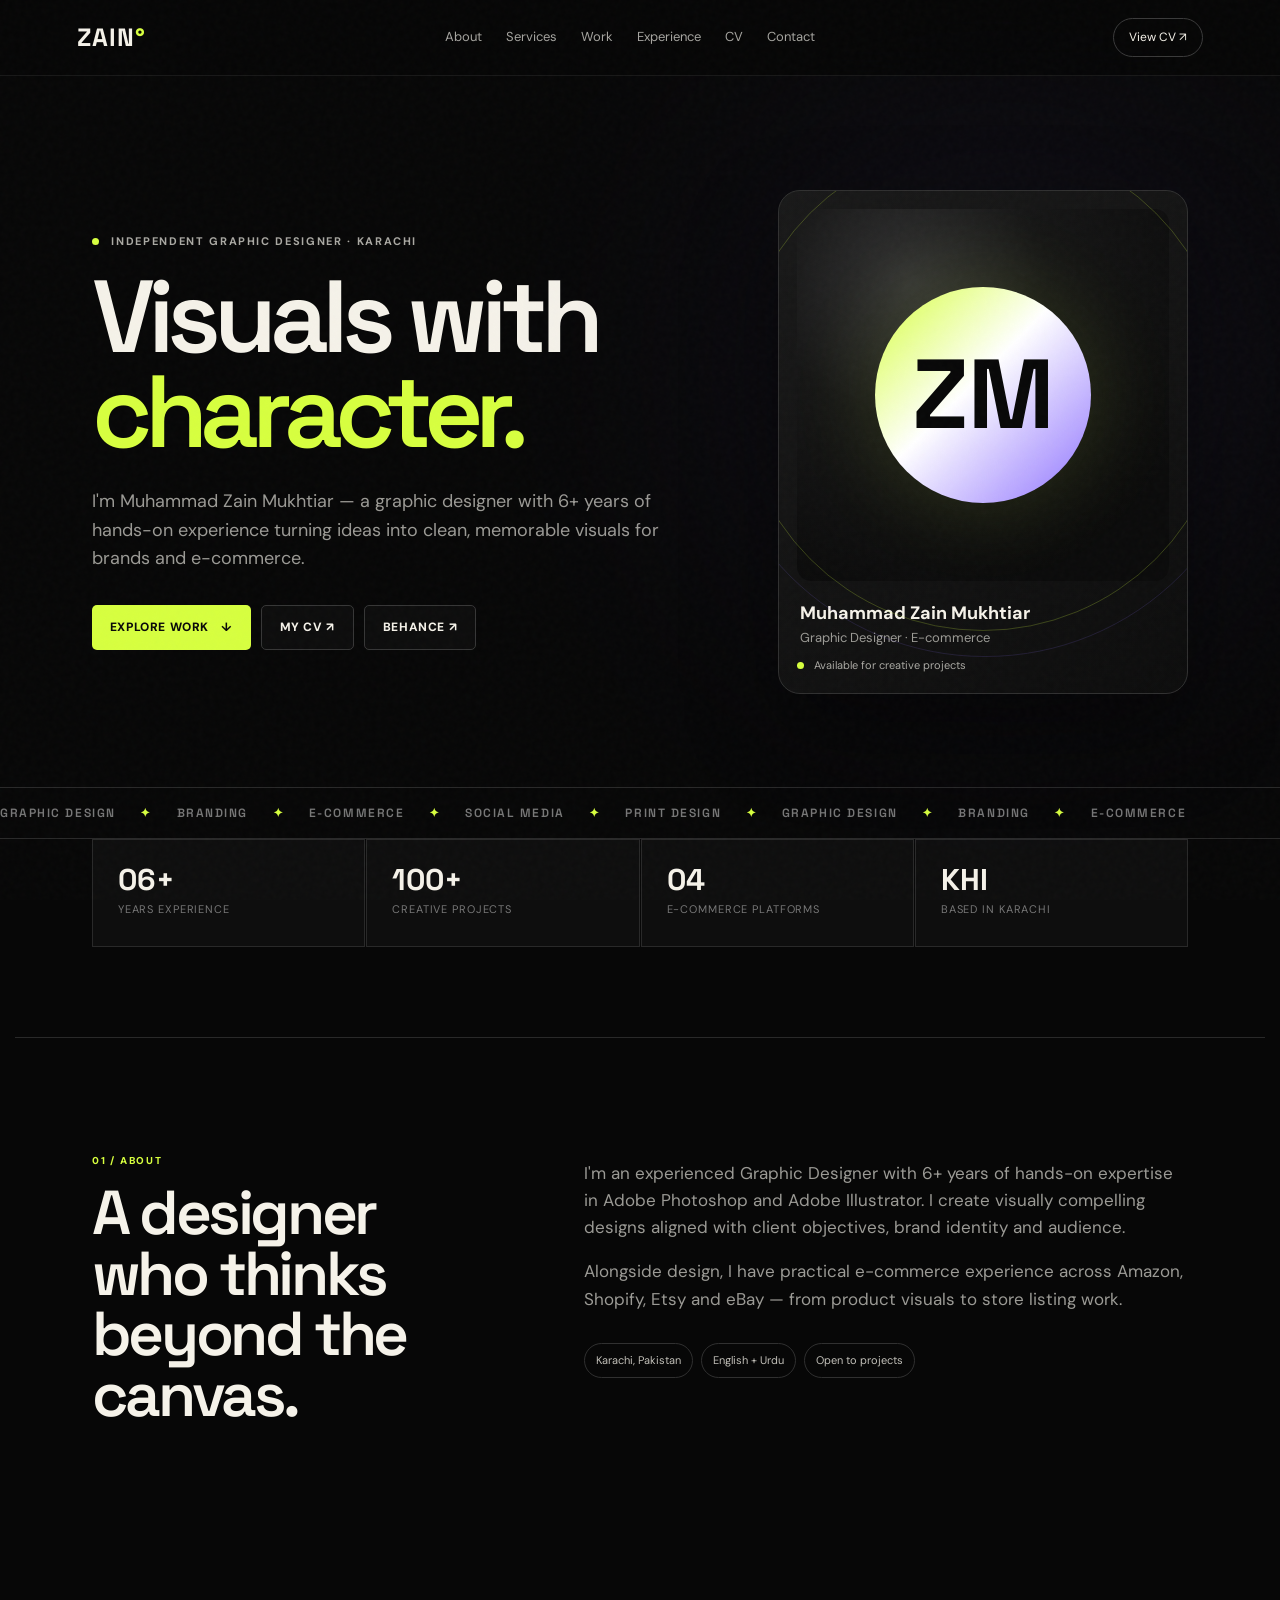
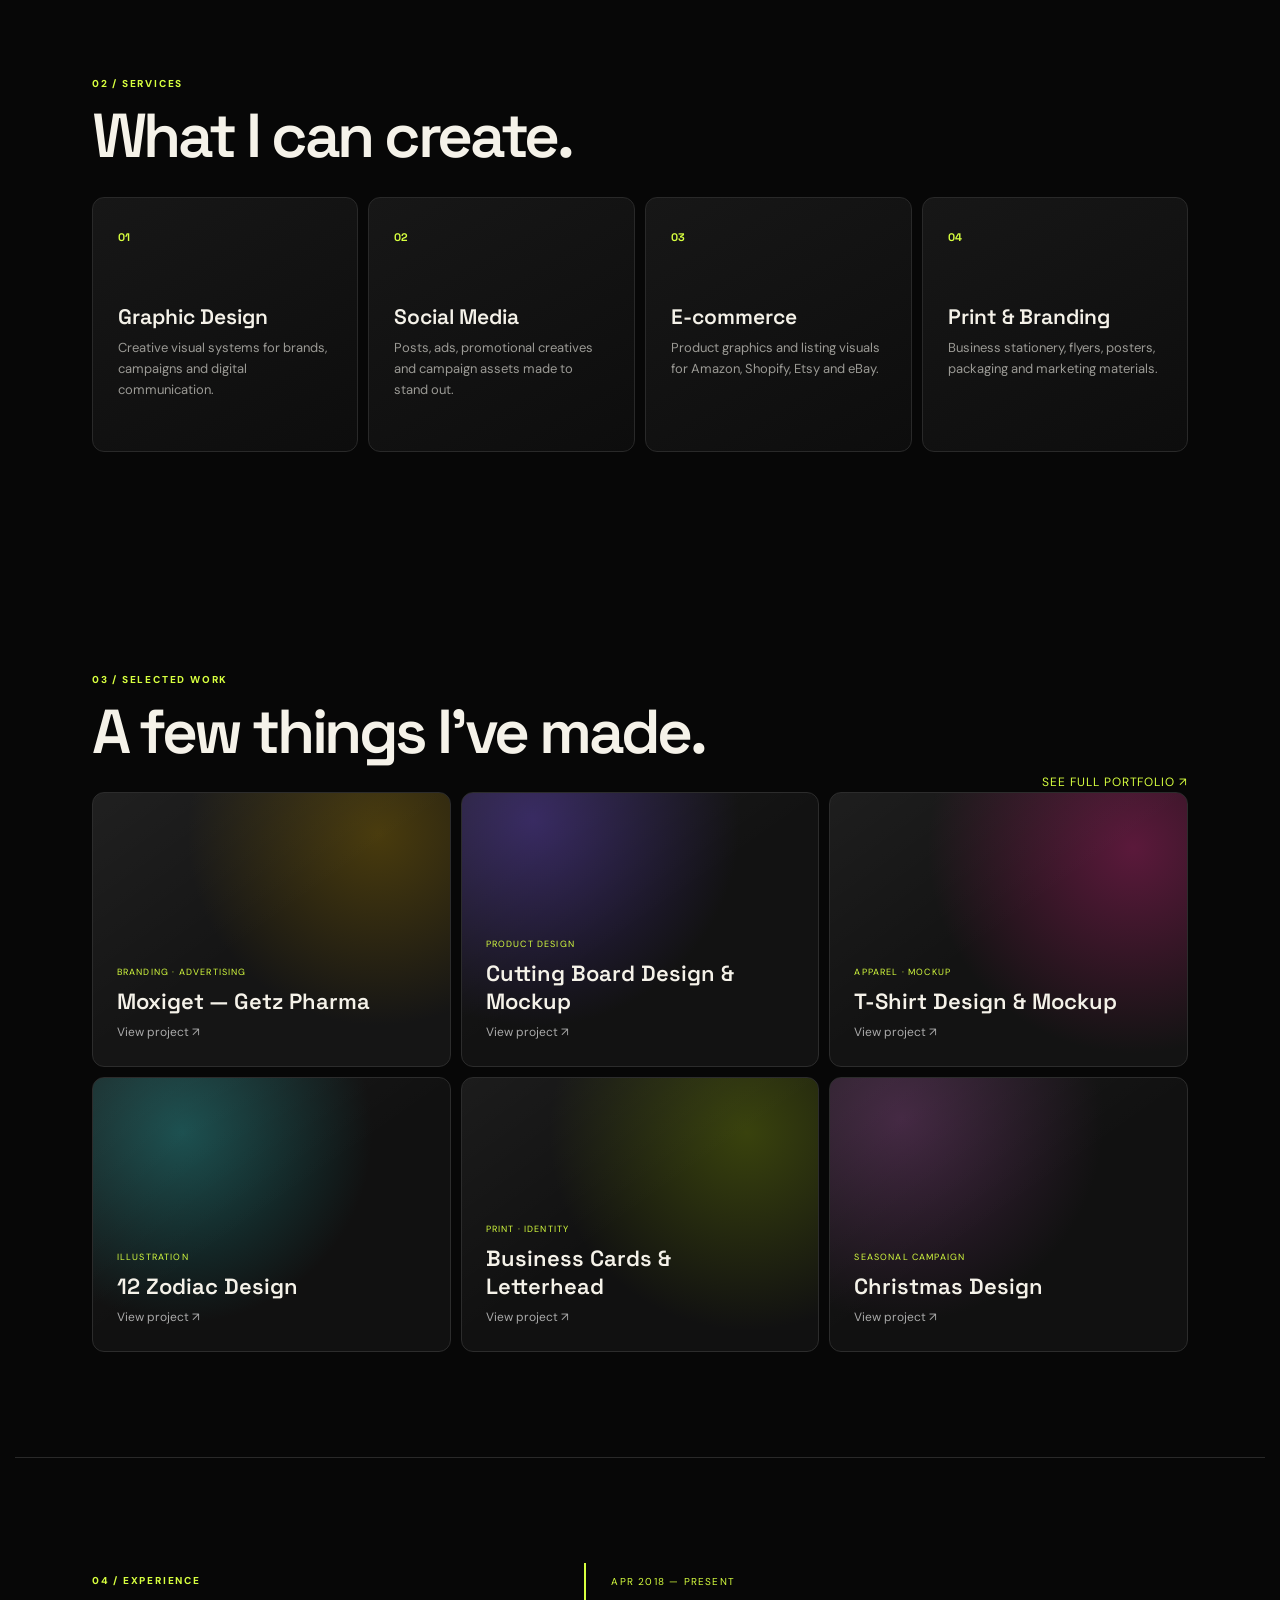
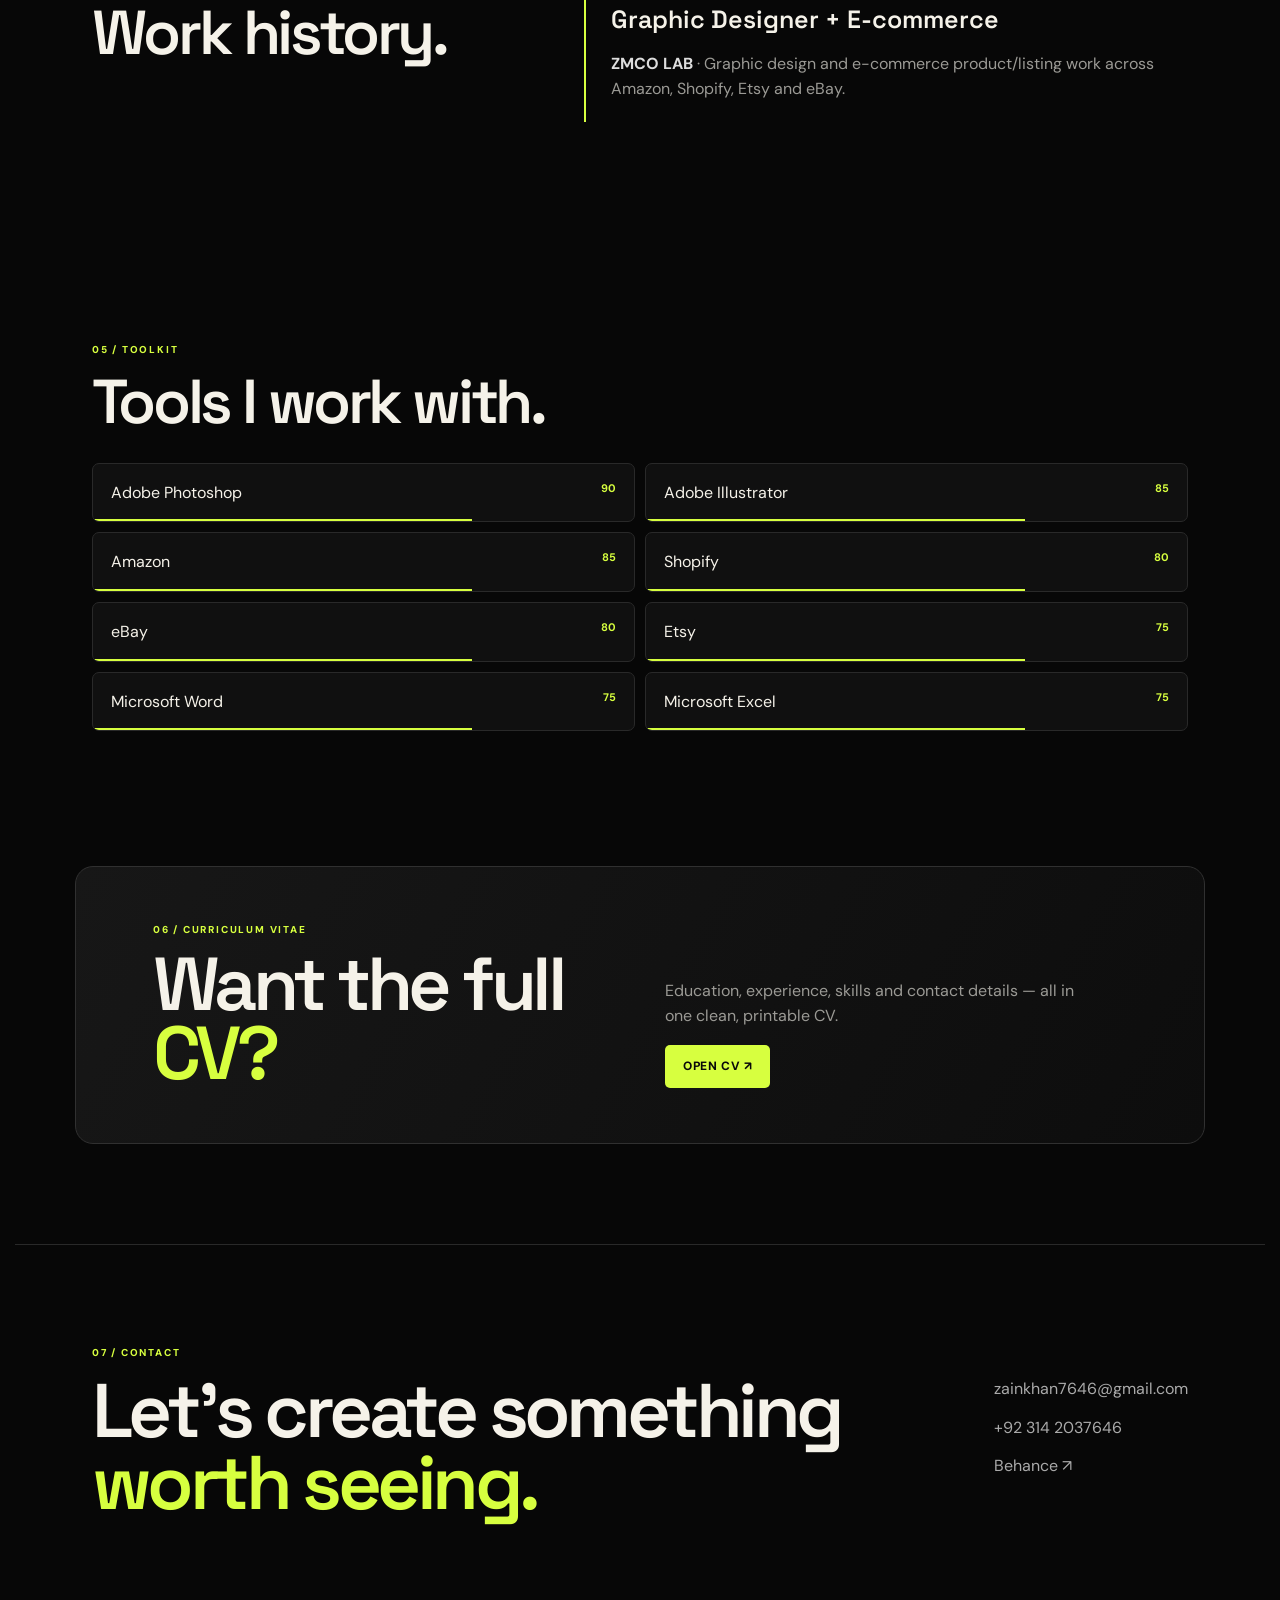
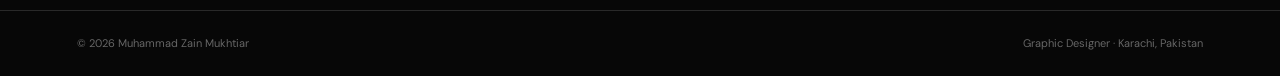
<file: index.html>
<!doctype html>
<html lang="en">
<head>
  <meta charset="utf-8">
  <meta name="viewport" content="width=device-width,initial-scale=1">
  <title>Muhammad Zain Mukhtiar — Graphic Designer</title>
  <meta name="description" content="Muhammad Zain Mukhtiar — Graphic Designer from Karachi, Pakistan. Branding, social media, e-commerce and print design.">
  <link rel="stylesheet" href="style.css">
</head>
<body>
  <div class="noise"></div>
  <header class="nav">
    <a class="brand" href="#home">ZAIN<span>°</span></a>
    <nav>
      <a href="#about">About</a><a href="#services">Services</a><a href="#work">Work</a><a href="#experience">Experience</a><a href="#cv">CV</a><a href="#contact">Contact</a>
    </nav>
    <a class="nav-cta" href="cv.html">View CV ↗</a>
  </header>

  <main>
    <section id="home" class="hero">
      <div class="hero-copy">
        <div class="hero-kicker"><span></span> INDEPENDENT GRAPHIC DESIGNER · KARACHI</div>
        <h1>Visuals with<br><i>character.</i></h1>
        <p class="lead">I'm Muhammad Zain Mukhtiar — a graphic designer with 6+ years of hands-on experience turning ideas into clean, memorable visuals for brands and e-commerce.</p>
        <div class="hero-actions">
          <a class="button primary" href="#work">Explore Work <b>↓</b></a>
          <a class="button ghost" href="cv.html">My CV ↗</a>
          <a class="button ghost" href="https://www.behance.net/zain-khan" target="_blank" rel="noopener">Behance ↗</a>
        </div>
      </div>
      <div class="hero-card">
        <div class="orbit orbit-a"></div><div class="orbit orbit-b"></div>
        <div class="photo-wrap"><div class="avatar">ZM</div></div>
        <div class="hero-card-info"><strong>Muhammad Zain Mukhtiar</strong><span>Graphic Designer · E-commerce</span></div>
        <div class="availability"><i></i> Available for creative projects</div>
      </div>
    </section>

    <section class="ticker" aria-label="skills">
      <div>GRAPHIC DESIGN <span>✦</span> BRANDING <span>✦</span> E-COMMERCE <span>✦</span> SOCIAL MEDIA <span>✦</span> PRINT DESIGN <span>✦</span> GRAPHIC DESIGN <span>✦</span> BRANDING <span>✦</span> E-COMMERCE</div>
    </section>

    <section class="stats">
      <div><strong>06+</strong><span>Years experience</span></div>
      <div><strong>100+</strong><span>Creative projects</span></div>
      <div><strong>04</strong><span>E-commerce platforms</span></div>
      <div><strong>KHI</strong><span>Based in Karachi</span></div>
    </section>

    <section id="about" class="section split">
      <div><p class="eyebrow">01 / ABOUT</p><h2>A designer who thinks beyond the canvas.</h2></div>
      <div class="copy">
        <p>I'm an experienced Graphic Designer with 6+ years of hands-on expertise in Adobe Photoshop and Adobe Illustrator. I create visually compelling designs aligned with client objectives, brand identity and audience.</p>
        <p>Alongside design, I have practical e-commerce experience across Amazon, Shopify, Etsy and eBay — from product visuals to store listing work.</p>
        <div class="mini-facts"><span>Karachi, Pakistan</span><span>English + Urdu</span><span>Open to projects</span></div>
      </div>
    </section>

    <section id="services" class="section">
      <p class="eyebrow">02 / SERVICES</p><h2>What I can create.</h2>
      <div class="service-grid">
        <article><span>01</span><h3>Graphic Design</h3><p>Creative visual systems for brands, campaigns and digital communication.</p></article>
        <article><span>02</span><h3>Social Media</h3><p>Posts, ads, promotional creatives and campaign assets made to stand out.</p></article>
        <article><span>03</span><h3>E-commerce</h3><p>Product graphics and listing visuals for Amazon, Shopify, Etsy and eBay.</p></article>
        <article><span>04</span><h3>Print & Branding</h3><p>Business stationery, flyers, posters, packaging and marketing materials.</p></article>
      </div>
    </section>

    <section id="work" class="section work-section">
      <div class="section-head"><div><p class="eyebrow">03 / SELECTED WORK</p><h2>A few things I've made.</h2></div><a class="text-link" href="https://www.behance.net/zain-khan" target="_blank" rel="noopener">See full portfolio ↗</a></div>
      <div class="work-grid">
        <a class="project p1" href="https://www.behance.net/gallery/22772291/Moxiget-%28Getz-Pharma%29-PDA-Teasers-Logos-Posters" target="_blank" rel="noopener"><small>BRANDING · ADVERTISING</small><h3>Moxiget — Getz Pharma</h3><span>View project ↗</span></a>
        <a class="project p2" href="https://www.behance.net/zain-khan" target="_blank" rel="noopener"><small>PRODUCT DESIGN</small><h3>Cutting Board Design & Mockup</h3><span>View project ↗</span></a>
        <a class="project p3" href="https://www.behance.net/zain-khan" target="_blank" rel="noopener"><small>APPAREL · MOCKUP</small><h3>T-Shirt Design & Mockup</h3><span>View project ↗</span></a>
        <a class="project p4" href="https://www.behance.net/zain-khan" target="_blank" rel="noopener"><small>ILLUSTRATION</small><h3>12 Zodiac Design</h3><span>View project ↗</span></a>
        <a class="project p5" href="https://www.behance.net/zain-khan" target="_blank" rel="noopener"><small>PRINT · IDENTITY</small><h3>Business Cards & Letterhead</h3><span>View project ↗</span></a>
        <a class="project p6" href="https://www.behance.net/zain-khan" target="_blank" rel="noopener"><small>SEASONAL CAMPAIGN</small><h3>Christmas Design</h3><span>View project ↗</span></a>
      </div>
    </section>

    <section id="experience" class="section split experience">
      <div><p class="eyebrow">04 / EXPERIENCE</p><h2>Work history.</h2></div>
      <div class="timeline"><div class="timeline-item"><span>APR 2018 — PRESENT</span><h3>Graphic Designer + E-commerce</h3><p><b>ZMCO LAB</b> · Graphic design and e-commerce product/listing work across Amazon, Shopify, Etsy and eBay.</p></div></div>
    </section>

    <section class="section skills">
      <p class="eyebrow">05 / TOOLKIT</p><h2>Tools I work with.</h2>
      <div class="skill-list">
        <div><span>Adobe Photoshop</span><b>90</b></div><div><span>Adobe Illustrator</span><b>85</b></div>
        <div><span>Amazon</span><b>85</b></div><div><span>Shopify</span><b>80</b></div>
        <div><span>eBay</span><b>80</b></div><div><span>Etsy</span><b>75</b></div>
        <div><span>Microsoft Word</span><b>75</b></div><div><span>Microsoft Excel</span><b>75</b></div>
      </div>
    </section>

    <section id="cv" class="cv-banner">
      <div><div class="eyebrow">06 / CURRICULUM VITAE</div><h2>Want the full<br><i>CV?</i></h2></div>
      <div><p>Education, experience, skills and contact details — all in one clean, printable CV.</p><a class="button primary" href="cv.html">Open CV ↗</a></div>
    </section>

    <section id="contact" class="contact">
      <div><p class="eyebrow">07 / CONTACT</p><h2>Let's create something<br><i>worth seeing.</i></h2></div>
      <div class="contact-details"><a href="mailto:zainkhan7646@gmail.com">zainkhan7646@gmail.com</a><a href="tel:+923142037646">+92 314 2037646</a><a href="https://www.behance.net/zain-khan" target="_blank" rel="noopener">Behance ↗</a></div>
    </section>
  </main>

  <footer><span>© 2026 Muhammad Zain Mukhtiar</span><span>Graphic Designer · Karachi, Pakistan</span></footer>
</body>
</html>
</file>
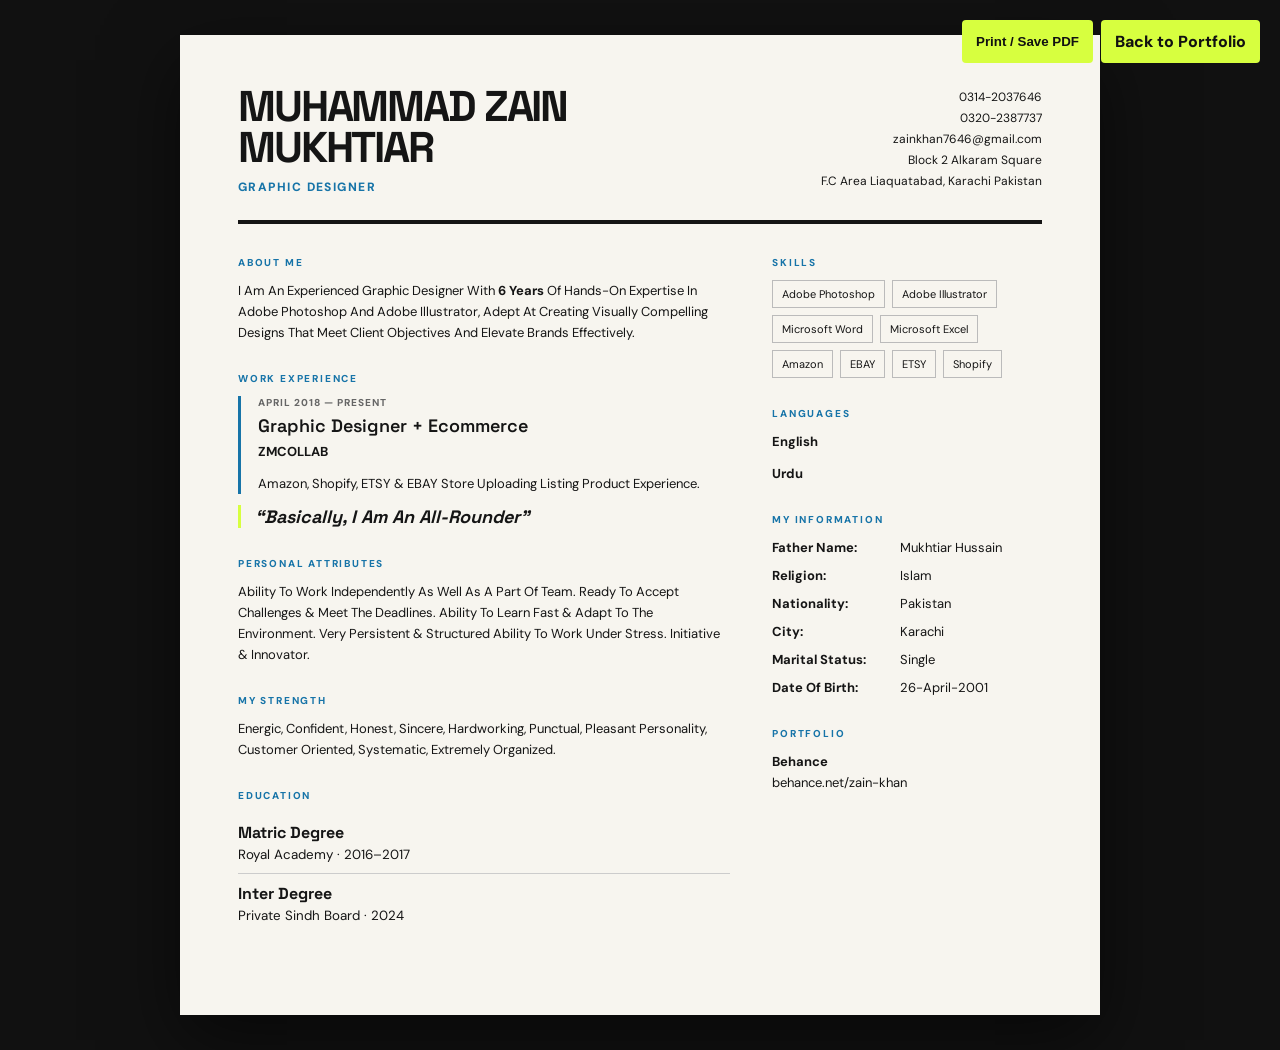
<file: cv.html>
<!doctype html>
<html lang="en">
<head>
<meta charset="utf-8">
<meta name="viewport" content="width=device-width,initial-scale=1">
<title>Muhammad Zain Mukhtiar — CV</title>
<style>
@import url('https://fonts.googleapis.com/css2?family=DM+Sans:wght@400;500;700;800&family=Space+Grotesk:wght@500;600;700&display=swap');
*{box-sizing:border-box}
body{margin:0;background:#111;color:#eee;font-family:'DM Sans',Arial,sans-serif}
.sheet{max-width:920px;margin:35px auto;background:#f7f5ef;color:#151515;padding:52px 58px;box-shadow:0 25px 70px #0008}
.top{display:flex;justify-content:space-between;gap:30px;border-bottom:4px solid #151515;padding-bottom:25px}
.name{font:700 43px/.95 'Space Grotesk',sans-serif;letter-spacing:-.05em}
.role{margin-top:10px;font-weight:800;letter-spacing:.12em;text-transform:uppercase;font-size:12px;color:#1774a8}
.contact{text-align:right;font-size:12px;line-height:1.75}
.grid{display:grid;grid-template-columns:1.55fr .85fr;gap:42px;margin-top:32px}
.section{margin-bottom:29px}
.label{font-size:10px;letter-spacing:.18em;font-weight:800;margin:0 0 11px;color:#1774a8}
h2{font:700 25px 'Space Grotesk',sans-serif;margin:0 0 10px}
p{font-size:13px;line-height:1.62;margin:0 0 11px}
.job{border-left:3px solid #1774a8;padding-left:17px}
.job h3{font:600 18px 'Space Grotesk',sans-serif;margin:0 0 4px}
.date{font-size:10px;letter-spacing:.1em;font-weight:800;color:#666;margin-bottom:5px}
.tags{display:flex;flex-wrap:wrap;gap:7px}
.tag{border:1px solid #bbb;padding:6px 9px;font-size:11px}
.edu{padding:9px 0;border-bottom:1px solid #ccc}
.edu:last-child{border:0}
.edu b{font-family:'Space Grotesk',sans-serif}
.personal p{margin-bottom:7px}
.personal strong{display:inline-block;min-width:125px}
.actions{position:fixed;right:20px;top:20px;display:flex;gap:8px;z-index:5}
.actions a,.actions button{border:0;background:#d7ff3f;color:#111;padding:11px 14px;font-weight:800;border-radius:4px;text-decoration:none;cursor:pointer}
.quote{font:700 18px 'Space Grotesk',sans-serif;font-style:italic;border-left:3px solid #d7ff3f;padding-left:14px;margin-top:8px}
@media(max-width:700px){
.sheet{margin:0;padding:35px 25px}.top{flex-direction:column}.contact{text-align:left}
.grid{grid-template-columns:1fr;gap:0}.name{font-size:35px}
.actions{position:static;padding:15px;justify-content:center;background:#111;flex-wrap:wrap}
}
@media print{
body{background:#fff}.sheet{margin:0;box-shadow:none;max-width:none}.actions{display:none}
}
</style>
</head>
<body>
<div class="actions"><button onclick="window.print()">Print / Save PDF</button><a href="index.html">Back to Portfolio</a></div>
<main class="sheet">
<header class="top">
<div><div class="name">MUHAMMAD ZAIN<br>MUKHTIAR</div><div class="role">Graphic Designer</div></div>
<div class="contact">0314-2037646<br>0320-2387737<br>zainkhan7646@gmail.com<br>Block 2 Alkaram Square<br>F.C Area Liaquatabad, Karachi Pakistan</div>
</header>

<div class="grid">
<div>
<section class="section">
<div class="label">ABOUT ME</div>
<p>I Am An Experienced Graphic Designer With <b>6 Years</b> Of Hands-On Expertise In Adobe Photoshop And Adobe Illustrator, Adept At Creating Visually Compelling Designs That Meet Client Objectives And Elevate Brands Effectively.</p>
</section>

<section class="section">
<div class="label">WORK EXPERIENCE</div>
<div class="job">
<div class="date">APRIL 2018 — PRESENT</div>
<h3>Graphic Designer + Ecommerce</h3>
<p><b>ZMCOLLAB</b></p>
<p>Amazon, Shopify, ETSY &amp; EBAY Store Uploading Listing Product Experience.</p>
</div>
<div class="quote">“Basically, I Am An All-Rounder”</div>
</section>

<section class="section">
<div class="label">PERSONAL ATTRIBUTES</div>
<p>Ability To Work Independently As Well As A Part Of Team. Ready To Accept Challenges &amp; Meet The Deadlines. Ability To Learn Fast &amp; Adapt To The Environment. Very Persistent &amp; Structured Ability To Work Under Stress. Initiative &amp; Innovator.</p>
</section>

<section class="section">
<div class="label">MY STRENGTH</div>
<p>Energic, Confident, Honest, Sincere, Hardworking, Punctual, Pleasant Personality, Customer Oriented, Systematic, Extremely Organized.</p>
</section>

<section class="section">
<div class="label">EDUCATION</div>
<div class="edu"><b>Matric Degree</b><br><small>Royal Academy · 2016–2017</small></div>
<div class="edu"><b>Inter Degree</b><br><small>Private Sindh Board · 2024</small></div>
</section>
</div>

<aside>
<section class="section">
<div class="label">SKILLS</div>
<div class="tags">
<span class="tag">Adobe Photoshop</span><span class="tag">Adobe Illustrator</span>
<span class="tag">Microsoft Word</span><span class="tag">Microsoft Excel</span>
<span class="tag">Amazon</span><span class="tag">EBAY</span><span class="tag">ETSY</span><span class="tag">Shopify</span>
</div>
</section>

<section class="section">
<div class="label">LANGUAGES</div>
<p><b>English</b></p><p><b>Urdu</b></p>
</section>

<section class="section personal">
<div class="label">MY INFORMATION</div>
<p><strong>Father Name:</strong> Mukhtiar Hussain</p>
<p><strong>Religion:</strong> Islam</p>
<p><strong>Nationality:</strong> Pakistan</p>
<p><strong>City:</strong> Karachi</p>
<p><strong>Marital Status:</strong> Single</p>
<p><strong>Date Of Birth:</strong> 26-April-2001</p>
</section>

<section class="section">
<div class="label">PORTFOLIO</div>
<p><b>Behance</b><br>behance.net/zain-khan</p>
</section>
</aside>
</div>
</main>
</body>
</html>
</file>
<file: style.css>
@import url('https://fonts.googleapis.com/css2?family=DM+Sans:wght@400;500;600;700;800&family=Space+Grotesk:wght@400;500;600;700&display=swap');
:root{--bg:#070707;--panel:#111111;--panel2:#151515;--text:#f5f2e9;--muted:#9b9a95;--line:#292929;--accent:#d7ff3f;--accent2:#8f72ff}
*{box-sizing:border-box}html{scroll-behavior:smooth}body{margin:0;background:var(--bg);color:var(--text);font-family:'DM Sans',Arial,sans-serif;line-height:1.6;overflow-x:hidden}a{color:inherit;text-decoration:none}.noise{position:fixed;inset:0;pointer-events:none;opacity:.035;z-index:50;background-image:url("data:image/svg+xml,%3Csvg viewBox='0 0 180 180' xmlns='http://www.w3.org/2000/svg'%3E%3Cfilter id='n'%3E%3CfeTurbulence type='fractalNoise' baseFrequency='.9' numOctaves='4' stitchTiles='stitch'/%3E%3C/filter%3E%3Crect width='100%25' height='100%25' filter='url(%23n)' opacity='.7'/%3E%3C/svg%3E")}.nav{position:sticky;top:0;z-index:40;display:flex;align-items:center;justify-content:space-between;padding:18px 6%;background:rgba(7,7,7,.82);backdrop-filter:blur(18px);border-bottom:1px solid rgba(255,255,255,.07)}.brand{font:800 25px/1 'Space Grotesk',sans-serif;letter-spacing:.04em}.brand span{color:var(--accent)}nav{display:flex;gap:24px;color:#a6a5a0;font-size:13px}nav a:hover,.text-link:hover{color:var(--accent)}.nav-cta{border:1px solid #3a3a3a;padding:9px 15px;border-radius:999px;font-size:12px}.hero{position:relative;min-height:79vh;max-width:1250px;margin:auto;padding:105px 6% 85px;display:grid;grid-template-columns:1.2fr .8fr;gap:70px;align-items:center}.hero:before{content:'';position:absolute;width:420px;height:420px;border-radius:50%;background:var(--accent2);filter:blur(150px);opacity:.12;right:4%;top:12%}.hero-kicker{font-size:11px;letter-spacing:.15em;color:#aaa9a3;font-weight:700}.hero-kicker span{display:inline-block;width:7px;height:7px;background:var(--accent);border-radius:50%;margin-right:8px}.hero h1{font:600 clamp(58px,8vw,105px)/.92 'Space Grotesk',sans-serif;letter-spacing:-.07em;margin:20px 0 28px}.hero h1 i,.cv-banner h2 i,.contact h2 i{color:var(--accent);font-style:normal}.lead{max-width:650px;color:var(--muted);font-size:18px}.hero-actions{display:flex;flex-wrap:wrap;gap:10px;margin-top:32px}.button{display:inline-flex;align-items:center;gap:12px;padding:12px 18px;border-radius:5px;font-weight:800;font-size:12px;text-transform:uppercase;letter-spacing:.05em}.primary{background:var(--accent);color:#090909}.ghost{border:1px solid #363636;background:#0d0d0d}.ghost:hover{border-color:var(--accent);color:var(--accent)}.hero-card{position:relative;background:linear-gradient(145deg,#191919,#0d0d0d);border:1px solid #303030;padding:18px;border-radius:22px;box-shadow:0 35px 90px rgba(0,0,0,.45);overflow:hidden}.photo-wrap{aspect-ratio:1;border-radius:14px;overflow:hidden;background:radial-gradient(circle at 30% 20%,#333 0,#161616 35%,#0b0b0b 80%);display:grid;place-items:center}.avatar{width:58%;aspect-ratio:1;border-radius:50%;display:grid;place-items:center;background:linear-gradient(135deg,var(--accent),#fff 45%,var(--accent2));color:#080808;font:800 clamp(54px,8vw,98px)/1 'Space Grotesk',sans-serif;box-shadow:0 0 90px rgba(215,255,63,.14)}.hero-card-info{display:flex;flex-direction:column;padding:18px 3px 8px}.hero-card-info strong{font-size:18px}.hero-card-info span{color:var(--muted);font-size:13px}.availability{font-size:11px;color:#aaa9a3}.availability i{display:inline-block;width:7px;height:7px;background:var(--accent);border-radius:50%;margin-right:7px}.orbit{position:absolute;border:1px solid rgba(215,255,63,.22);border-radius:50%;pointer-events:none}.orbit-a{width:120%;aspect-ratio:1;left:-10%;top:-10%;animation:spin 18s linear infinite}.orbit-b{width:135%;aspect-ratio:1;left:-17%;top:-17%;border-color:rgba(143,114,255,.15);animation:spin 25s linear infinite reverse}@keyframes spin{to{transform:rotate(360deg)}}
.ticker{border-top:1px solid var(--line);border-bottom:1px solid var(--line);overflow:hidden;white-space:nowrap;padding:17px 0;color:#777;font:600 12px 'Space Grotesk',sans-serif;letter-spacing:.13em}.ticker div{display:inline-block;animation:marquee 28s linear infinite}.ticker span{color:var(--accent);padding:0 20px}@keyframes marquee{to{transform:translateX(-30%)}}
.stats{max-width:1250px;margin:auto;padding:0 6% 90px;display:grid;grid-template-columns:repeat(4,1fr);gap:1px}.stats div{background:#0e0e0e;padding:25px;border:1px solid var(--line)}.stats strong{display:block;font:700 30px/1 'Space Grotesk',sans-serif}.stats span{color:#777;font-size:11px;text-transform:uppercase;letter-spacing:.08em}
.section{max-width:1250px;margin:auto;padding:105px 6%}.split{display:grid;grid-template-columns:.8fr 1.2fr;gap:90px;border-top:1px solid var(--line)}.eyebrow{font-size:10px;letter-spacing:.18em;color:var(--accent);font-weight:800}.section h2{font:600 clamp(36px,5vw,62px)/.98 'Space Grotesk',sans-serif;letter-spacing:-.055em;margin:14px 0 30px}.copy{color:var(--muted);font-size:17px}.mini-facts{display:flex;flex-wrap:wrap;gap:8px;margin-top:30px}.mini-facts span{border:1px solid #303030;padding:8px 11px;border-radius:99px;font-size:11px;color:#c2c0b9}
.service-grid{display:grid;grid-template-columns:repeat(4,1fr);gap:10px}.service-grid article{min-height:255px;padding:25px;background:linear-gradient(150deg,#171717,#0d0d0d);border:1px solid var(--line);border-radius:12px;transition:.25s}.service-grid article:hover{transform:translateY(-6px);border-color:#4a4a4a}.service-grid article span{color:var(--accent);font:700 11px 'Space Grotesk',sans-serif}.service-grid h3{font:600 21px 'Space Grotesk',sans-serif;margin:55px 0 8px}.service-grid p{color:var(--muted);margin:0;font-size:13px}
.section-head{display:flex;align-items:end;justify-content:space-between;gap:20px}.text-link{color:var(--accent);font-size:12px;text-transform:uppercase;letter-spacing:.08em}.work-grid{display:grid;grid-template-columns:repeat(3,1fr);gap:10px}.project{position:relative;min-height:275px;padding:24px;border:1px solid #2c2c2c;border-radius:12px;display:flex;flex-direction:column;justify-content:flex-end;overflow:hidden;background:#111;transition:.3s}.project:before{content:'';position:absolute;inset:0;background:linear-gradient(145deg,rgba(255,255,255,.08),transparent 50%);opacity:.6}.project>*{position:relative}.project:hover{transform:translateY(-7px);border-color:#555}.project small{color:var(--accent);font-size:9px;letter-spacing:.13em}.project h3{font:600 22px 'Space Grotesk',sans-serif;margin:8px 0}.project span{font-size:12px;color:#aaa}.p1{background:radial-gradient(circle at 80% 15%,#493b0d,#151515 52%)}.p2{background:radial-gradient(circle at 20% 10%,#32245d,#121212 55%)}.p3{background:radial-gradient(circle at 85% 20%,#5b193b,#131313 55%)}.p4{background:radial-gradient(circle at 25% 20%,#174c4c,#111 55%)}.p5{background:radial-gradient(circle at 80% 20%,#39420d,#111 55%)}.p6{background:radial-gradient(circle at 20% 15%,#3f233e,#111 55%)}
.timeline-item{border-left:2px solid var(--accent);padding:4px 0 4px 25px}.timeline-item>span{font-size:10px;color:var(--accent);letter-spacing:.12em}.timeline-item h3{font:600 25px 'Space Grotesk',sans-serif;margin:10px 0}.timeline-item p{color:var(--muted)}.timeline-item b{color:#ddd}
.skill-list{display:grid;grid-template-columns:repeat(2,1fr);gap:10px}.skill-list div{position:relative;overflow:hidden;display:flex;justify-content:space-between;padding:16px 18px;background:#101010;border:1px solid var(--line);border-radius:7px}.skill-list div:after{content:'';position:absolute;left:0;bottom:0;height:2px;width:var(--w,70%);background:var(--accent)}.skill-list b{color:var(--accent);font-size:11px}
.cv-banner{max-width:1130px;margin:30px auto 100px;padding:55px 6%;display:grid;grid-template-columns:1fr 1fr;gap:50px;align-items:end;background:linear-gradient(120deg,#171717,#0d0d0d);border:1px solid #303030;border-radius:18px}.cv-banner h2{font:600 clamp(42px,6vw,75px)/.92 'Space Grotesk',sans-serif;letter-spacing:-.06em;margin:12px 0 0}.cv-banner p{color:var(--muted);max-width:430px}
.contact{max-width:1250px;margin:auto;padding:90px 6%;border-top:1px solid var(--line);display:flex;justify-content:space-between;gap:50px}.contact h2{font:600 clamp(40px,6vw,76px)/.95 'Space Grotesk',sans-serif;letter-spacing:-.06em;margin:14px 0 0}.contact-details{display:flex;flex-direction:column;justify-content:center;gap:13px;color:#aaa}.contact-details a:hover{color:var(--accent)}footer{padding:24px 6%;border-top:1px solid var(--line);display:flex;justify-content:space-between;color:#666;font-size:11px}
@media(max-width:900px){nav{display:none}.hero{grid-template-columns:1fr;padding-top:70px;gap:40px}.stats{grid-template-columns:repeat(2,1fr)}.split{grid-template-columns:1fr;gap:30px}.service-grid{grid-template-columns:repeat(2,1fr)}.work-grid{grid-template-columns:repeat(2,1fr)}.cv-banner{grid-template-columns:1fr}.section{padding:80px 6%}}
@media(max-width:600px){.hero h1{font-size:58px}.lead{font-size:16px}.service-grid,.work-grid,.skill-list{grid-template-columns:1fr}.project{min-height:230px}.stats div{padding:18px}.contact{flex-direction:column;padding-top:70px}.nav{padding:16px 5%}.nav-cta{display:none}.hero-card{max-width:430px;margin:auto;width:100%}}
@media(prefers-reduced-motion:reduce){*{animation:none!important;scroll-behavior:auto!important}}
</file>
